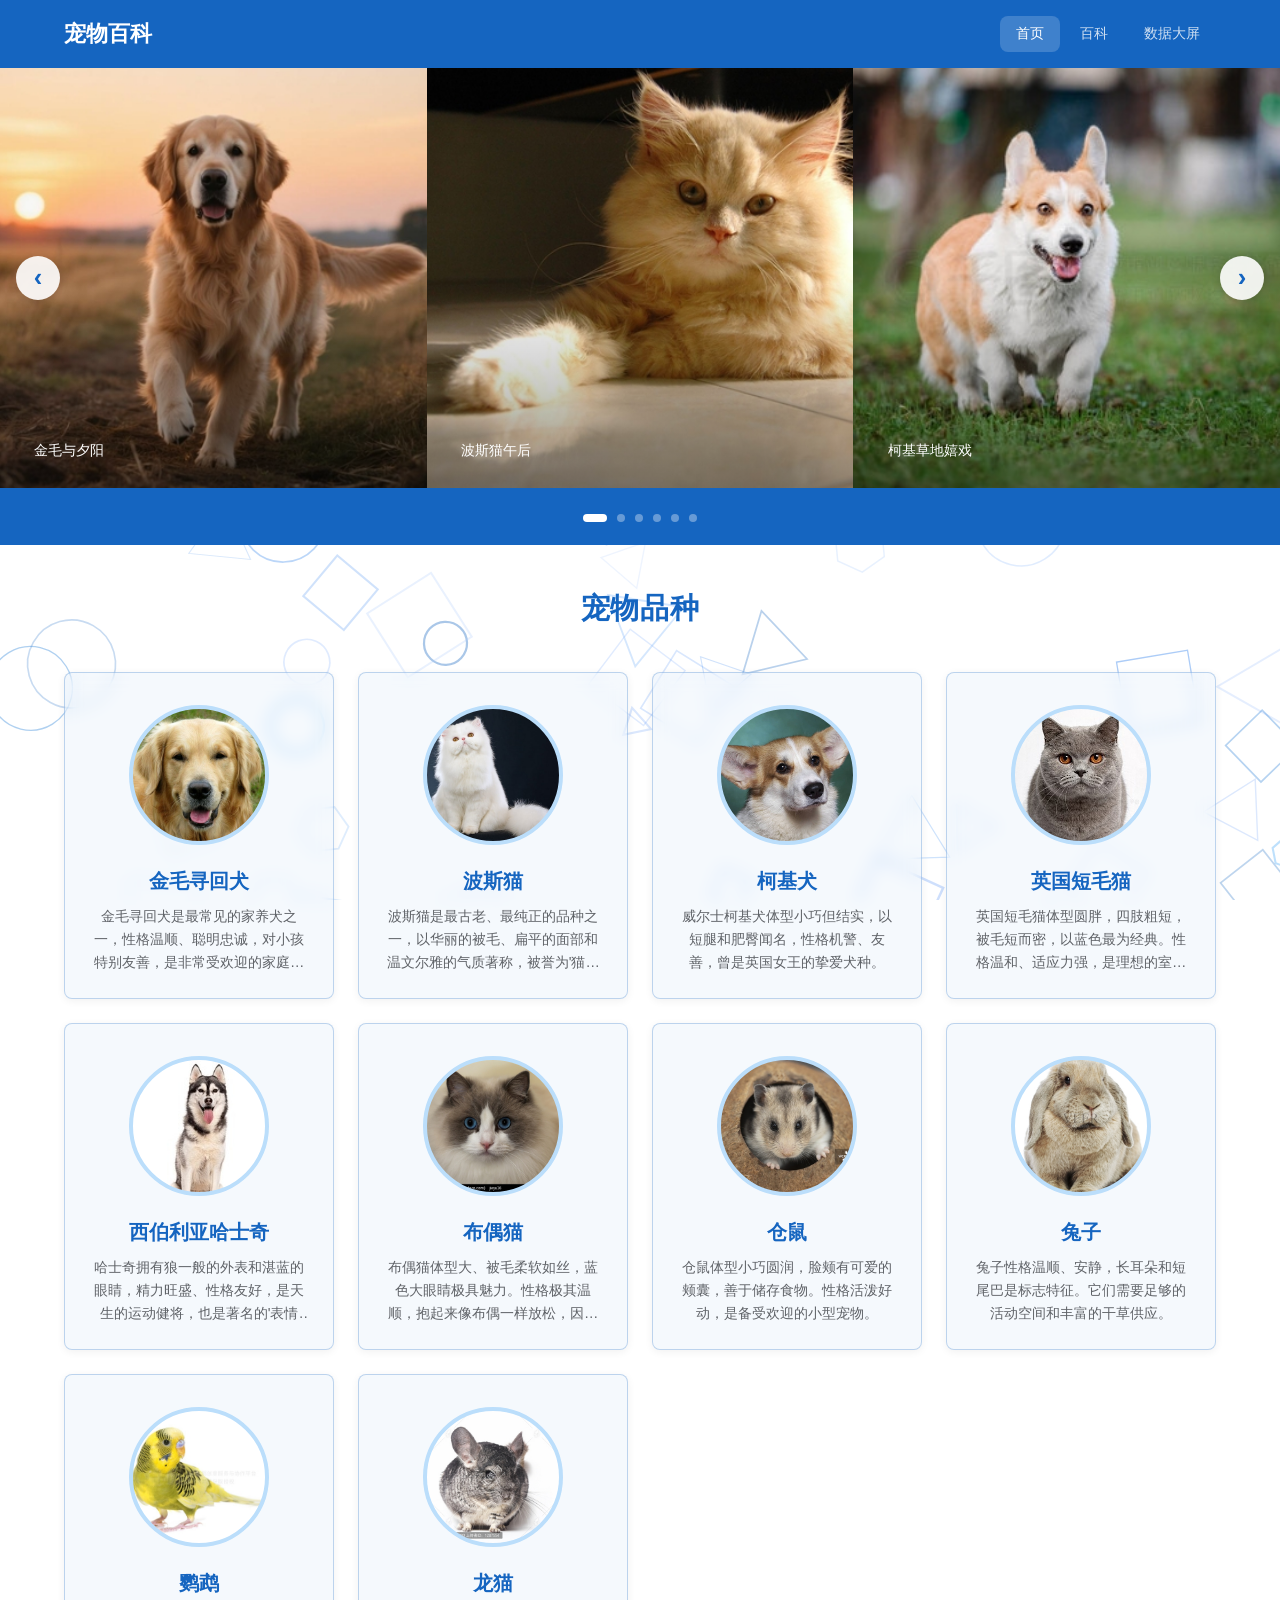
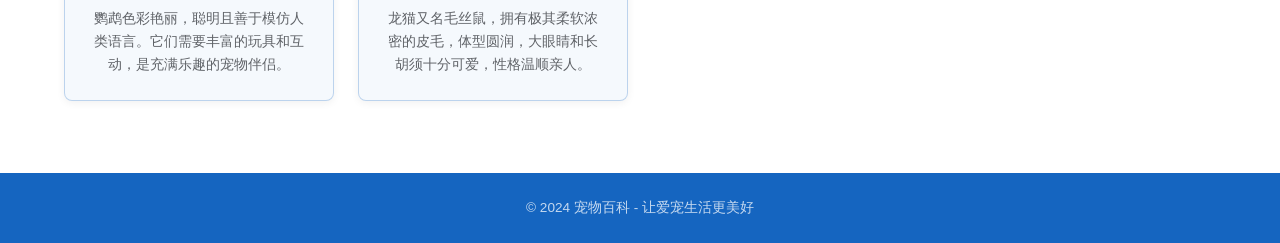
<file: chongwu/index.html>
<!DOCTYPE html>
<html lang="zh-CN">
<head>
    <meta charset="UTF-8">
    <meta name="viewport" content="width=device-width, initial-scale=1.0">
    <title>宠物百科 - 萌宠世界</title>
    <link rel="stylesheet" href="css/yang/yang.css">
    <link rel="stylesheet" href="css/beijing/beijing.css">
</head>
<body>
    <canvas id="geoBg" class="geo-bg"></canvas>
    <header class="header">
        <div class="container">
            <h1 class="logo">宠物百科</h1>
            <nav class="nav">
                <a href="index.html" class="nav-link active">首页</a>
                <a href="wiki.html" class="nav-link">百科</a>
                <a href="dashboard.html" class="nav-link">数据大屏</a>
            </nav>
            <div class="hamburger" id="hamburger">
                <div class="hamburger__line"></div>
                <div class="hamburger__line"></div>
                <div class="hamburger__line"></div>
            </div>
        </div>
    </header>

    <main class="main">
        <div class="carousel-wrap">
            <div class="carousel" id="carousel">
                <div class="carousel-track" id="carouselTrack"></div>
                <button class="carousel-btn prev-btn" id="prevBtn" aria-label="上一页">&lsaquo;</button>
                <button class="carousel-btn next-btn" id="nextBtn" aria-label="下一页">&rsaquo;</button>
            </div>
            <div class="carousel-indicator" id="carouselIndicator"></div>
        </div>

        <div class="container breed-section">
            <h2 class="section-title">宠物品种</h2>
            <div class="pets-grid" id="petsGrid"></div>
        </div>
    </main>

    <footer class="footer">
        <div class="container">
            <p>&copy; 2024 宠物百科 - 让爱宠生活更美好</p>
        </div>
    </footer>

    <script src="js/xiao/jiexi.js"></script>
    <script src="js/xiao/caidan.js"></script>
    <script src="js/dongxiao/dongxiao.js"></script>
    <script src="js/beijing/beijing.js"></script>
    <script src="js/jiexi/jiexi-chong.js"></script>
    <script src="js/jiexi/jiexi-tu.js"></script>
    <script src="js/jichu/index.js"></script>
</body>
</html>
</file>
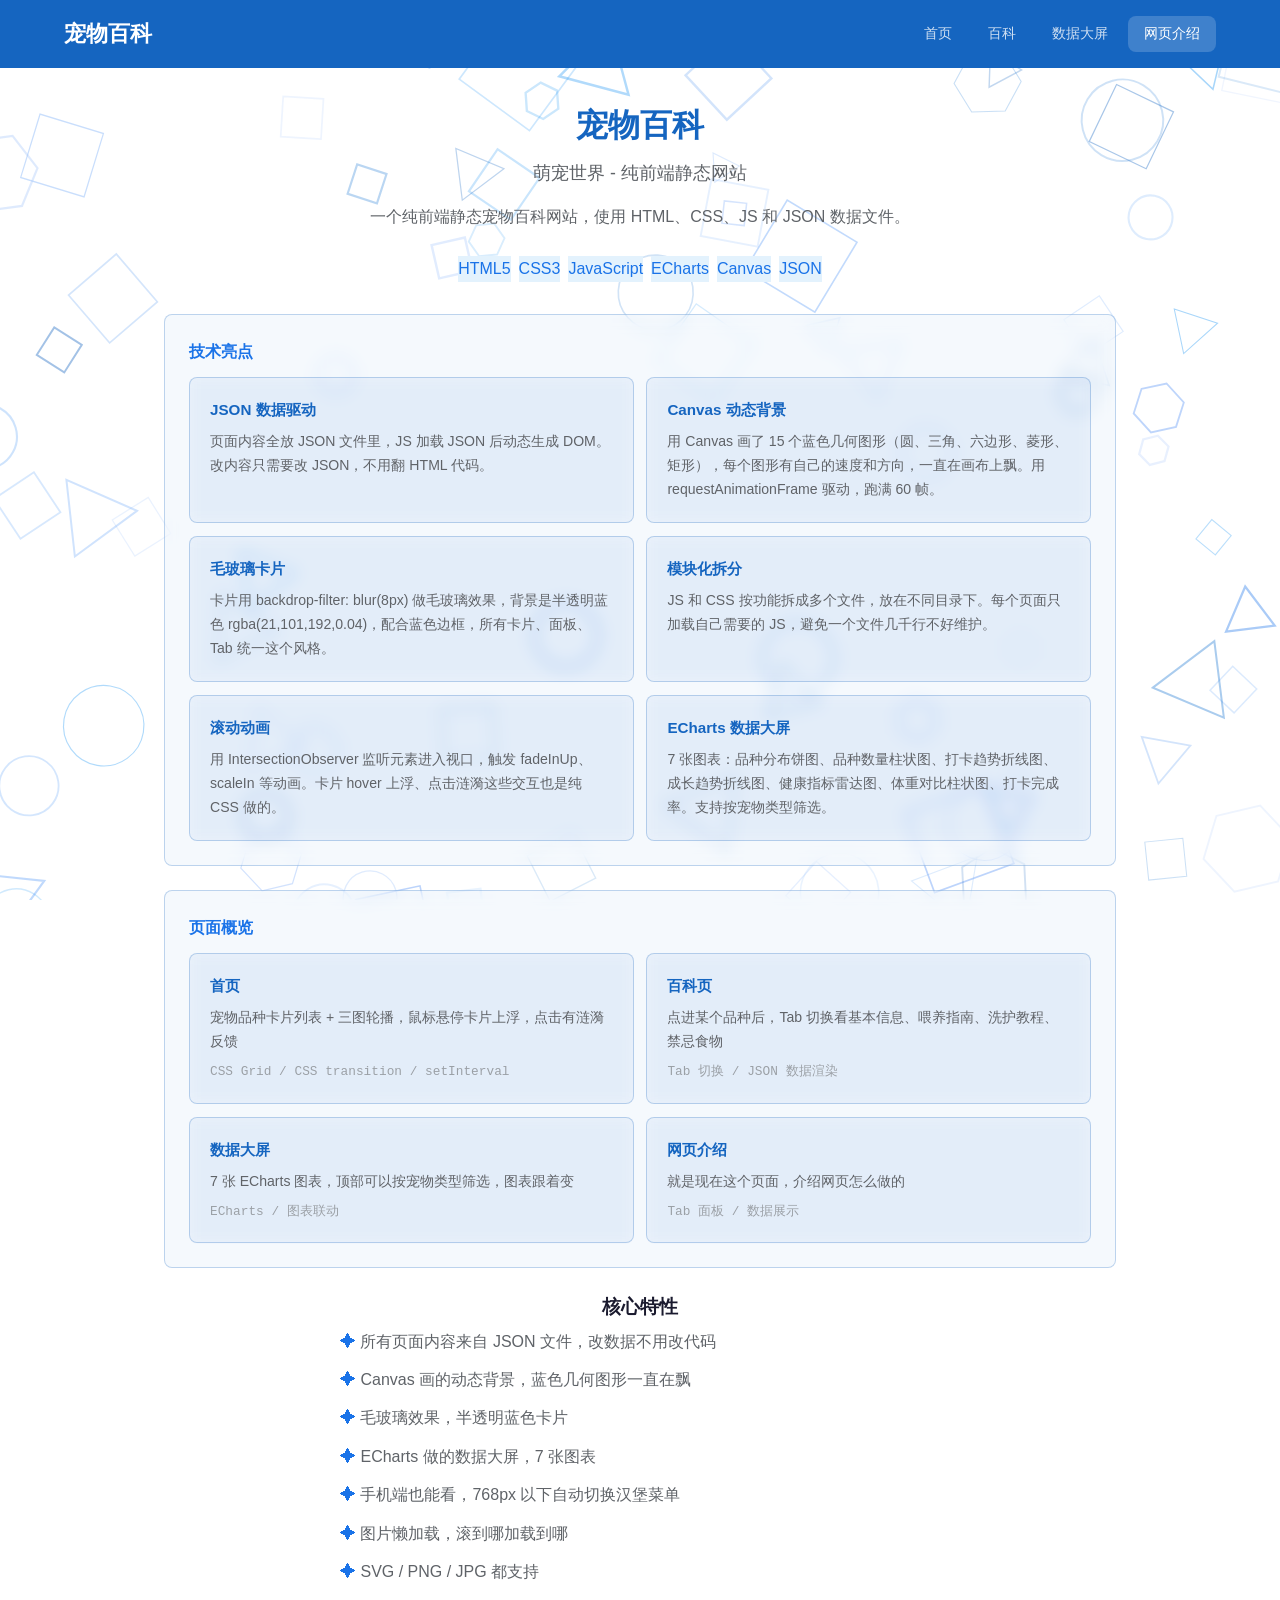
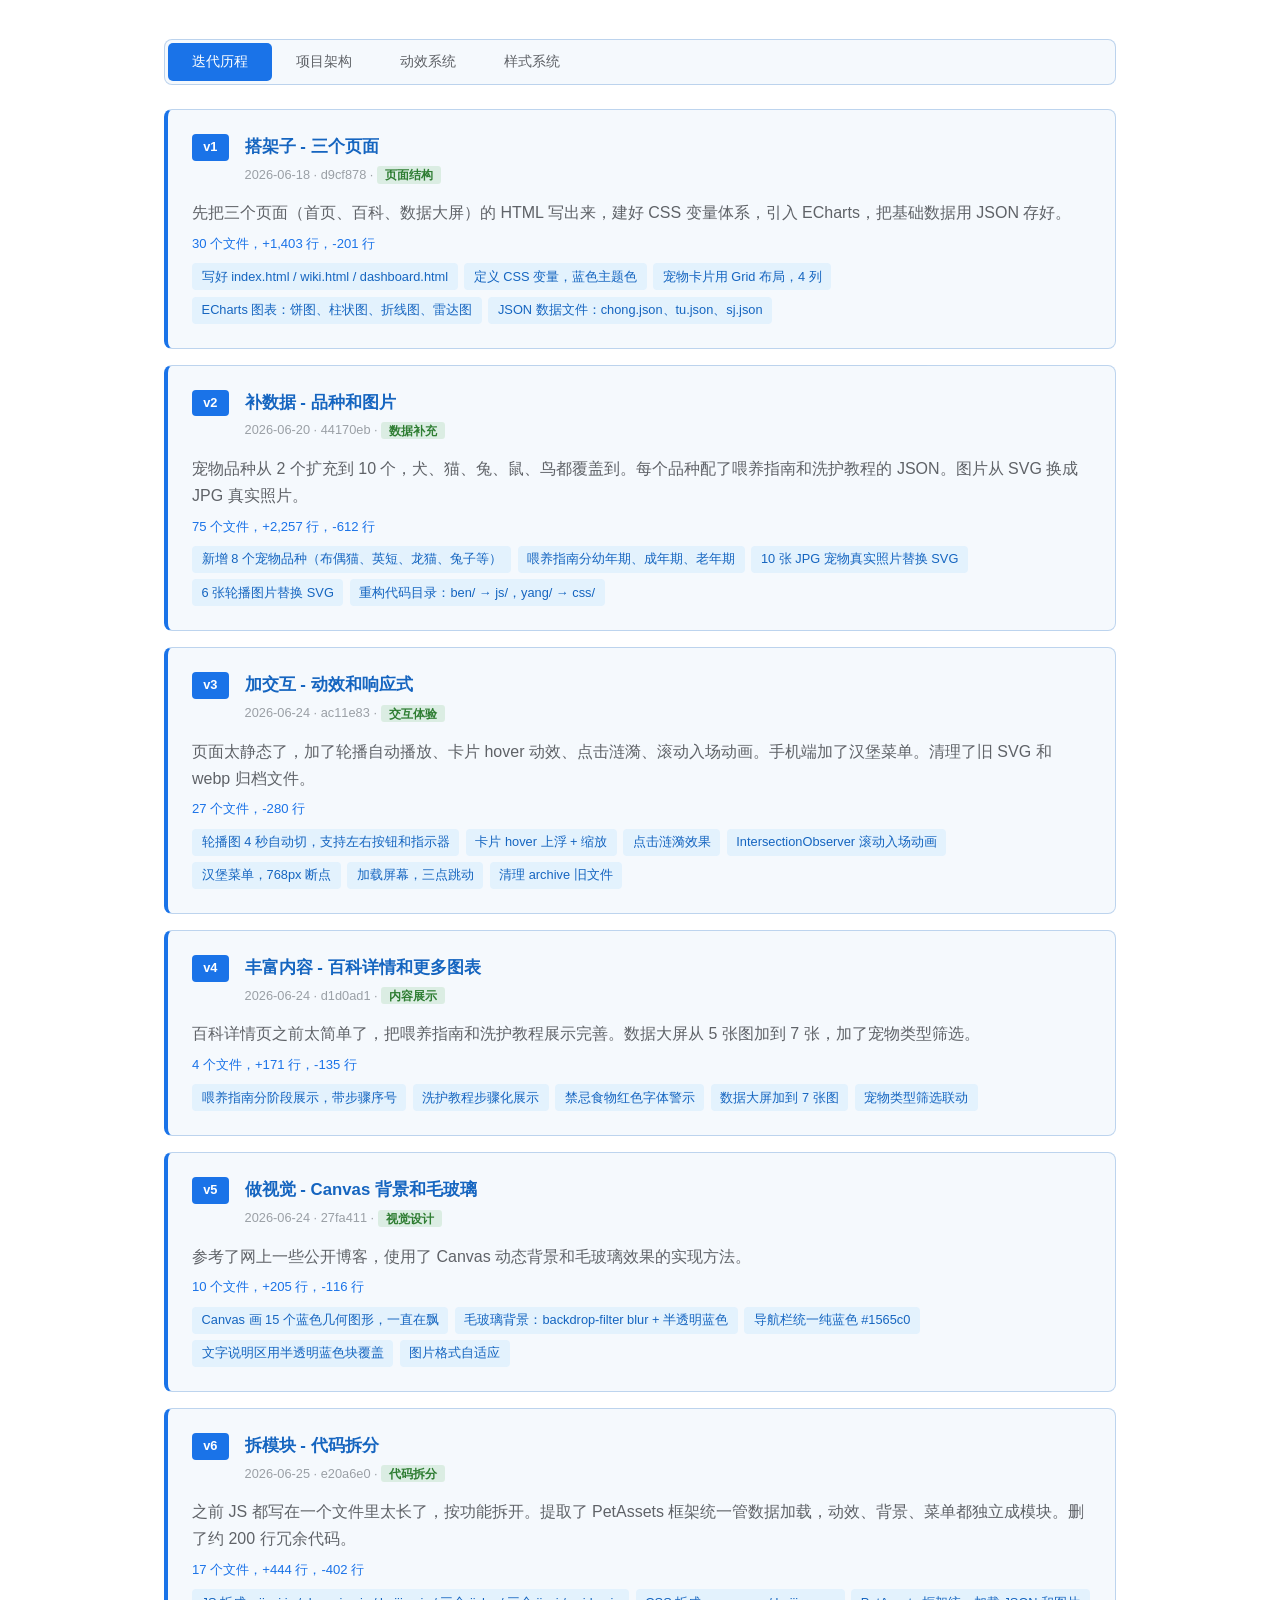
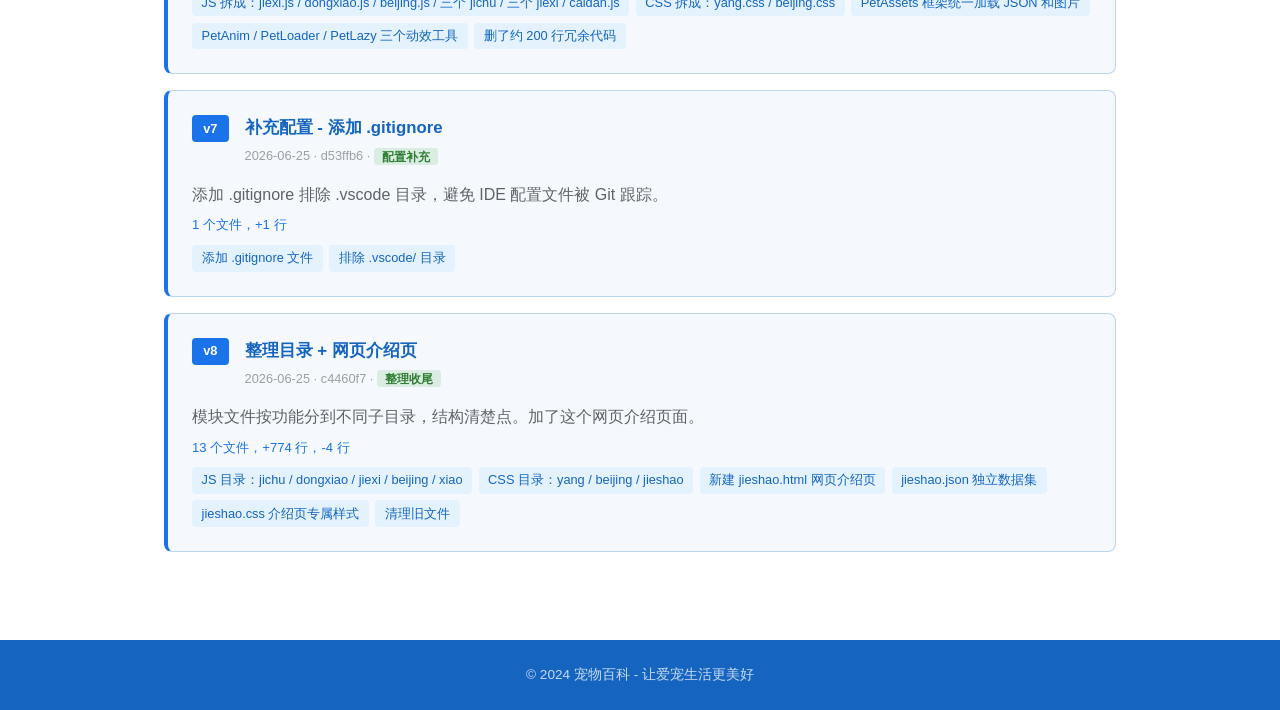
<file: chongwu/jieshao.html>
<!DOCTYPE html>
<html lang="zh-CN">
<head>
    <meta charset="UTF-8">
    <meta name="viewport" content="width=device-width, initial-scale=1.0">
    <title>宠物百科 - 网页介绍</title>
    <link rel="stylesheet" href="css/yang/yang.css">
    <link rel="stylesheet" href="css/beijing/beijing.css">
    <link rel="stylesheet" href="css/jieshao/jieshao.css">
</head>
<body>
    <canvas id="geoBg" class="geo-bg"></canvas>
    <header class="header">
        <div class="container">
            <h1 class="logo">宠物百科</h1>
            <nav class="nav">
                <a href="index.html" class="nav-link">首页</a>
                <a href="wiki.html" class="nav-link">百科</a>
                <a href="dashboard.html" class="nav-link">数据大屏</a>
                <a href="jieshao.html" class="nav-link active">网页介绍</a>
            </nav>
            <div class="hamburger" id="hamburger">
                <div class="hamburger__line"></div>
                <div class="hamburger__line"></div>
                <div class="hamburger__line"></div>
            </div>
        </div>
    </header>

    <main class="js-main">
        <div class="container">
            <div id="jsGailan"></div>

            <div class="js-tab-nav">
                <button class="js-tab-btn active" data-tab="diedai">迭代历程</button>
                <button class="js-tab-btn" data-tab="jiagou">项目架构</button>
                <button class="js-tab-btn" data-tab="dongxiao">动效系统</button>
                <button class="js-tab-btn" data-tab="yangshi">样式系统</button>
                
            </div>

            <div class="js-tab-content active" id="jsTabDiedai"></div>
            <div class="js-tab-content" id="jsTabJiagou"></div>
            <div class="js-tab-content" id="jsTabDongxiao"></div>
            <div class="js-tab-content" id="jsTabYangshi"></div>
            
        </div>
    </main>

    <footer class="footer">
        <div class="container">
            <p>&copy; 2024 宠物百科 - 让爱宠生活更美好</p>
        </div>
    </footer>

    <script src="js/xiao/jiexi.js"></script>
    <script src="js/xiao/caidan.js"></script>
    <script src="js/dongxiao/dongxiao.js"></script>
    <script src="js/beijing/beijing.js"></script>
    <script src="js/jiexi/jiexi-jieshao.js"></script>
    <script src="js/jichu/jieshao.js"></script>
</body>
</html>
</file>
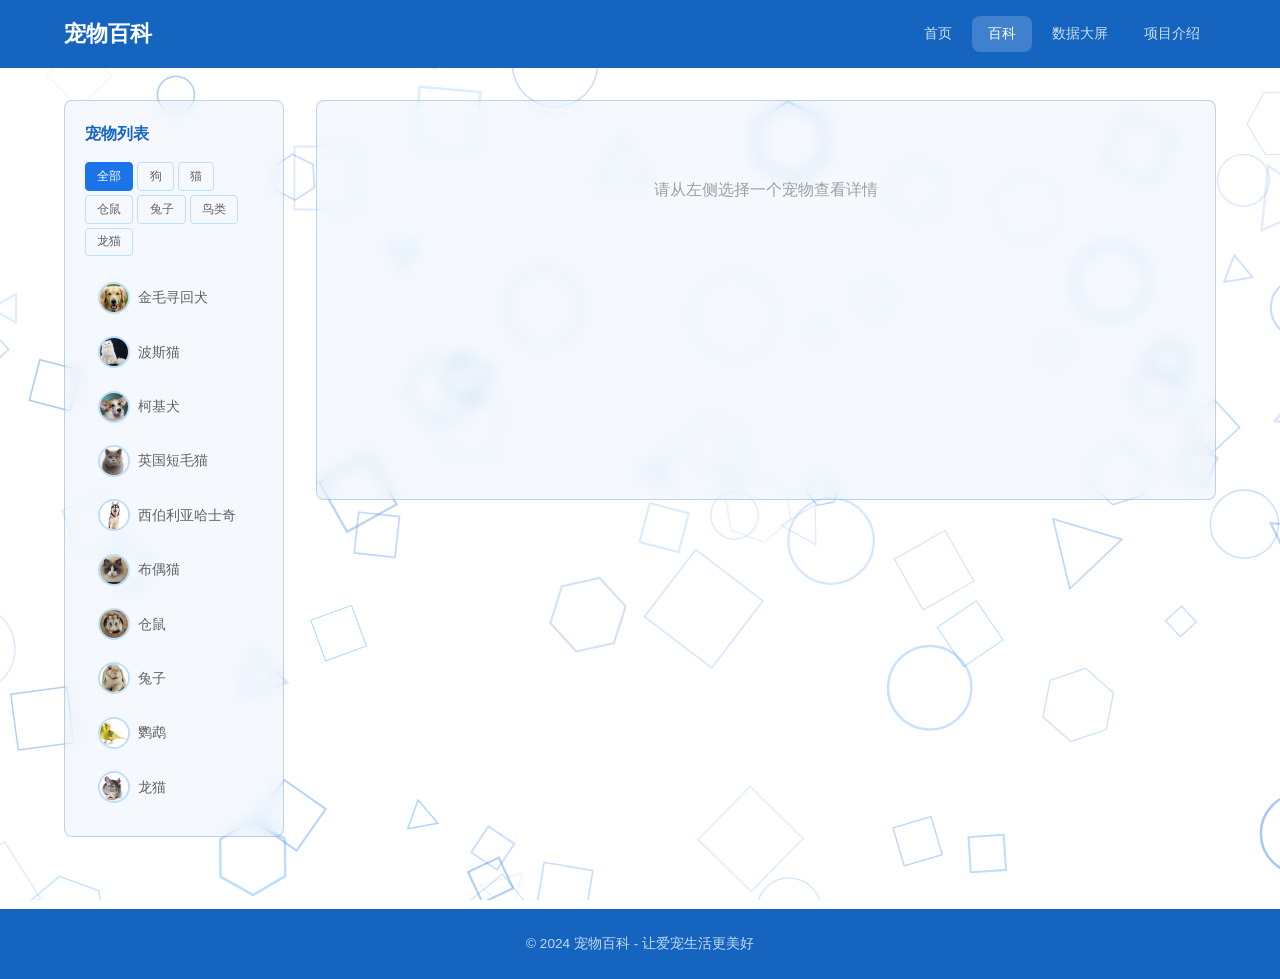
<file: chongwu/wiki.html>
<!DOCTYPE html>
<html lang="zh-CN">
<head>
    <meta charset="UTF-8">
    <meta name="viewport" content="width=device-width, initial-scale=1.0">
    <title>宠物百科 - 知识百科</title>
    <link rel="stylesheet" href="css/yang/yang.css">
    <link rel="stylesheet" href="css/beijing/beijing.css">
</head>
<body>
    <canvas id="geoBg" class="geo-bg"></canvas>
    <header class="header">
        <div class="container">
            <h1 class="logo">宠物百科</h1>
            <nav class="nav">
                <a href="index.html" class="nav-link">首页</a>
                <a href="wiki.html" class="nav-link active">百科</a>
                <a href="dashboard.html" class="nav-link">数据大屏</a>
                <a href="jieshao.html" class="nav-link">项目介绍</a>
            </nav>
            <div class="hamburger" id="hamburger">
                <div class="hamburger__line"></div>
                <div class="hamburger__line"></div>
                <div class="hamburger__line"></div>
            </div>
        </div>
    </header>

    <main class="main wiki-main">
        <div class="container">
            <div class="wiki-sidebar">
                <h3 class="sidebar-title">宠物列表</h3>
                <div class="wiki-filter" id="wikiFilter">
                    <button class="filter-btn active" data-cat="all">全部</button>
                    <button class="filter-btn" data-cat="狗">狗</button>
                    <button class="filter-btn" data-cat="猫">猫</button>
                    <button class="filter-btn" data-cat="仓鼠">仓鼠</button>
                    <button class="filter-btn" data-cat="兔子">兔子</button>
                    <button class="filter-btn" data-cat="鸟类">鸟类</button>
                    <button class="filter-btn" data-cat="龙猫">龙猫</button>
                </div>
                <ul class="pet-list" id="petList"></ul>
            </div>

            <div class="wiki-content">
                <div class="wiki-detail" id="wikiDetail">
                    <div class="wiki-placeholder">
                        <p>请从左侧选择一个宠物查看详情</p>
                    </div>
                </div>
            </div>
        </div>
    </main>

    <footer class="footer">
        <div class="container">
            <p>&copy; 2024 宠物百科 - 让爱宠生活更美好</p>
        </div>
    </footer>

    <script src="js/xiao/jiexi.js"></script>
    <script src="js/xiao/caidan.js"></script>
    <script src="js/dongxiao/dongxiao.js"></script>
    <script src="js/beijing/beijing.js"></script>
    <script src="js/jiexi/jiexi-chong.js"></script>
    <script src="js/jichu/wiki.js"></script>
</body>
</html>
</file>
<file: chongwu/css/yang/yang.css>
/* ===== 全局样式 ===== */
* { margin: 0; padding: 0; box-sizing: border-box; }

/* ===== 关键帧动画 ===== */
@keyframes fadeInUp { from { opacity: 0; transform: translateY(30px); } to { opacity: 1; transform: translateY(0); } }
@keyframes fadeIn { from { opacity: 0; } to { opacity: 1; } }
@keyframes scaleIn { from { opacity: 0; transform: scale(0.6); } to { opacity: 1; transform: scale(1); } }
@keyframes slideInLeft { from { opacity: 0; transform: translateX(-40px); } to { opacity: 1; transform: translateX(0); } }
@keyframes slideInRight { from { opacity: 0; transform: translateX(40px); } to { opacity: 1; transform: translateX(0); } }
@keyframes pulse { 0%,100% { transform: scale(1); } 50% { transform: scale(1.05); } }
@keyframes float { 0%,100% { transform: translateY(0); } 50% { transform: translateY(-8px); } }
@keyframes zoomIn { from { opacity: 0; transform: scale(0.3); } to { opacity: 1; transform: scale(1); } }
@keyframes bounceIn { 0%{opacity:0;transform:scale(0.3)}50%{transform:scale(1.08)}70%{transform:scale(0.95)}100%{opacity:1;transform:scale(1)} }
@keyframes ripple { to { transform: scale(4); opacity: 0; } }

.anim-fade-in { animation: fadeIn 0.6s ease forwards; }
.anim-fade-up { animation: fadeInUp 0.6s ease forwards; }
.anim-scale-in { animation: scaleIn 0.5s ease forwards; }
.anim-slide-left { animation: slideInLeft 0.5s ease forwards; }
.anim-slide-right { animation: slideInRight 0.5s ease forwards; }
.anim-bounce-in { animation: bounceIn 0.6s ease forwards; }
.anim-float { animation: float 3s ease-in-out infinite; }
.anim-pulse { animation: pulse 2s ease-in-out infinite; }
.anim-zoom-in { animation: zoomIn 0.5s ease forwards; }
.anim-shimmer {
    background: linear-gradient(90deg, #f0f0f0 25%, #e0e0e0 50%, #f0f0f0 75%);
    background-size: 200px 100%; animation: shimmer 1.5s infinite;
}
@keyframes shimmer { 0% { background-position: -200px 0; } 100% { background-position: calc(200px + 100%) 0; } }

[data-anim] { opacity: 0; }
[data-anim].anim-done { opacity: 1; animation-duration: 0.6s; animation-fill-mode: forwards; }
[data-anim="fade-up"].anim-done { animation-name: fadeInUp; }
[data-anim="scale-in"].anim-done { animation-name: scaleIn; }
[data-anim="slide-left"].anim-done { animation-name: slideInLeft; }
[data-anim="slide-right"].anim-done { animation-name: slideInRight; }
[data-anim="bounce-in"].anim-done { animation-name: bounceIn; }
[data-anim="zoom-in"].anim-done { animation-name: zoomIn; }
[data-anim="fade-in"].anim-done { animation-name: fadeIn; }

:root {
    --blue-700: #1565c0; --blue-500: #1a73e8; --blue-300: #4a90d9;
    --blue-100: #bbdefb; --blue-50: #e3f2fd;
    --text-primary: #1a1a2e; --text-secondary: #5f6368; --text-light: #9aa0a6;
    --bg-body: #ffffff; --bg-glass: rgba(21,101,192,0.04); --bg-light: #e8f0fe;
    --radius: 8px;
}

body {
    font-family: -apple-system, 'Segoe UI', 'PingFang SC', 'Microsoft YaHei', sans-serif;
    background: var(--bg-body); color: var(--text-primary); line-height: 1.6;
}

.container { max-width: 1200px; margin: 0 auto; padding: 0 24px; }

/* ===== 头部导航 ===== */
.header {
    background: var(--blue-700); color: #fff; position: sticky; top: 0; z-index: 100;
    animation: fadeIn 0.5s ease;
}
.header .container {
    display: flex; align-items: center; justify-content: space-between;
    flex-wrap: wrap; gap: 1rem; padding: 1rem 24px;
}
.logo { font-size: 1.4rem; font-weight: 700; }
.nav { display: flex; gap: 0.25rem; }

.nav-link {
    color: rgba(255,255,255,0.8); text-decoration: none;
    padding: 0.4rem 1rem; border-radius: var(--radius); font-size: 0.9rem;
    transition: all 0.25s ease; position: relative; overflow: hidden;
}
.nav-link:hover { color: #fff; background: rgba(255,255,255,0.12); transform: translateY(-1px); }
.nav-link.active { color: #fff; background: rgba(255,255,255,0.18); }

/* ===== 主体 ===== */
.main { min-height: calc(100vh - 160px); padding: 2rem 0; }

.section-title.section-title--white { color: #fff; border-bottom-color: rgba(255,255,255,0.2); }

.section-title {
    text-align: center; font-size: 1.5rem; font-weight: 600;
    margin: 0 0 2rem; color: var(--blue-700);
    letter-spacing: 0.02em;
}

/* ===== 全宽三图轮播 ===== */
.carousel-wrap {
    width: 100vw; margin-left: calc(-50vw + 50%); margin-bottom: 2.5rem;
    margin-top: -2rem; background: var(--blue-700);
}
.carousel-wrap .section-title {
    padding-top: 2rem; margin-bottom: 1.5rem; color: #fff;
}
.carousel {
    position: relative; overflow: hidden;
}
.carousel-track { display: flex; }
.carousel-slide {
    flex: 0 0 33.333%; height: 420px; cursor: pointer;
    background: var(--blue-300) center/cover no-repeat;
    position: relative; overflow: hidden;
}
.carousel-slide::after {
    content: ''; position: absolute; inset: 0;
    background: linear-gradient(transparent 50%, rgba(0,0,0,0.4));
    transition: opacity 0.5s ease;
}
.carousel-slide:hover::after { opacity: 0; }
.carousel-slide-bg {
    position: absolute; inset: -10px;
    background: var(--blue-300) center/cover no-repeat;
    transition: transform 0.6s cubic-bezier(0.25,0.46,0.45,0.94);
}
.carousel-slide:hover .carousel-slide-bg { transform: scale(1.05); }
.carousel-tag {
    position: absolute; left: 1.25rem; bottom: 1.25rem; z-index: 2;
    display: inline-block; color: #fff;
    padding: 0.35rem 0.9rem; font-size: 0.9rem; font-weight: 500;
    transition: transform 0.3s ease;
}
.carousel-slide:hover .carousel-tag { transform: translateY(-4px); }
.carousel-btn {
    position: absolute; top: 50%; transform: translateY(-50%);
    background: rgba(255,255,255,0.9); color: var(--blue-700); border: none;
    width: 44px; height: 44px; border-radius: 50%;
    cursor: pointer; font-size: 1.6rem; font-weight: bold;
    transition: all 0.2s ease; z-index: 3; line-height: 1;
    box-shadow: 0 2px 8px rgba(0,0,0,0.15);
}
.carousel-btn:hover { background: #fff; transform: translateY(-50%) scale(1.1); }
.prev-btn { left: 1rem; }
.next-btn { right: 1rem; }
.carousel-indicator {
    text-align: center; padding: 1rem 0;
}
.c-indicator-dot {
    display: inline-block; width: 8px; height: 8px; border-radius: 50%;
    background: rgba(255,255,255,0.35); margin: 0 5px; cursor: pointer;
    transition: all 0.3s ease;
}
.c-indicator-dot:hover { background: rgba(255,255,255,0.6); }
.c-indicator-dot.active { background: #fff; width: 24px; border-radius: 4px; }

/* ===== 品种卡片 ===== */
.breed-section { text-align: center; }
.breed-section .section-title { font-size: 1.8rem; margin-bottom: 2.5rem; }

.pets-grid {
    display: grid; grid-template-columns: repeat(4, 1fr); gap: 1.5rem;
    justify-items: center;
}
.pet-card {
    overflow: hidden; cursor: pointer;
    transition: all 0.35s cubic-bezier(0.25, 0.46, 0.45, 0.94);
    position: relative;
    background: var(--bg-glass); border-radius: var(--radius);
    box-shadow: 0 2px 8px rgba(0,0,0,0.06); border: 1px solid rgba(21,101,192,0.25);
    backdrop-filter: blur(8px);
}
.pet-card:hover {
    transform: translateY(-8px) scale(1.03);
    box-shadow: 0 20px 40px rgba(21,101,192,0.15), 0 8px 20px rgba(21,101,192,0.08);
    z-index: 2;
}
.pet-card:active { transform: translateY(-3px); }
.pet-card::after {
    content: ''; position: absolute; inset: 0;
    background: linear-gradient(135deg, rgba(26,115,232,0.06), transparent);
    opacity: 0; transition: opacity 0.35s; pointer-events: none;
}
.pet-card:hover::after { opacity: 1; }

.pet-avatar {
    width: 140px; height: 140px; margin: 2rem auto 1.25rem;
    background: center/cover no-repeat; border-radius: 50%;
    border: 4px solid var(--blue-100);
    transition: all 0.35s ease;
}
.pet-card:hover .pet-avatar {
    border-color: var(--blue-500); transform: scale(1.06);
    box-shadow: 0 6px 20px rgba(21,101,192,0.22);
}
.pet-info { padding: 0 1.5rem 1.5rem; text-align: center; }
.pet-name { font-size: 1.25rem; font-weight: 700; margin-bottom: 0.5rem; color: var(--blue-700); transition: color 0.25s; }
.pet-card:hover .pet-name { color: var(--blue-500); }

.pet-desc {
    font-size: 0.9rem; color: var(--text-secondary); line-height: 1.6;
    display: -webkit-box; -webkit-line-clamp: 3; -webkit-box-orient: vertical; overflow: hidden;
}

/* ===== 页脚 ===== */
.footer { background: var(--blue-700); color: #fff; text-align: center; padding: 1.5rem 0; margin-top: 2.5rem; animation: fadeIn 0.6s ease; }
.footer p { opacity: 0.75; font-size: 0.85rem; }

/* ===== 百科页面 ===== */
.wiki-main .container { display: flex; gap: 2rem; align-items: flex-start; }

.wiki-sidebar {
    width: 220px; padding: 1.25rem; position: sticky; top: 80px; flex-shrink: 0;
    background: var(--bg-glass); border-radius: var(--radius); backdrop-filter: blur(8px);
    border: 1px solid rgba(21,101,192,0.25);
}
.sidebar-title {
    font-size: 1rem; font-weight: 600; margin-bottom: 1rem;
    color: var(--blue-700);
}
.pet-list { list-style: none; }
.wiki-filter { display: flex; flex-wrap: wrap; gap: 4px; margin-bottom: 1rem; }
.wiki-filter .filter-btn {
    padding: 0.3rem 0.7rem; font-size: 0.78rem; border: 1px solid var(--blue-100);
    background: transparent; color: var(--text-secondary); border-radius: 4px;
    cursor: pointer; transition: all 0.2s ease;
}
.wiki-filter .filter-btn:hover { background: var(--bg-light); color: var(--blue-500); }
.wiki-filter .filter-btn.active { background: var(--blue-500); color: #fff; border-color: var(--blue-500); }
.pet-list li {
    display: flex; align-items: center; gap: 8px;
    padding: 0.6rem 0.8rem; margin-bottom: 0.2rem; border-radius: var(--radius);
    cursor: pointer; font-size: 0.9rem; color: var(--text-secondary);
    transition: all 0.25s ease;
}
.pet-list-avatar {
    width: 32px; height: 32px; border-radius: 50%; object-fit: cover;
    border: 2px solid var(--blue-100); flex-shrink: 0;
}
.pet-list li:hover .pet-list-avatar { border-color: var(--blue-500); }
.pet-list li.active .pet-list-avatar { border-color: #fff; }
.pet-list li:hover { background: var(--bg-light); color: var(--blue-500); transform: translateX(4px); }
.pet-list li.active { background: var(--blue-500); color: #fff; font-weight: 600; transform: translateX(0); }

.wiki-content { flex: 1; padding: 1.75rem; min-height: 400px; background: var(--bg-glass); border-radius: var(--radius); backdrop-filter: blur(8px); border: 1px solid rgba(21,101,192,0.25); }
.wiki-placeholder { text-align: center; color: var(--text-light); padding: 3rem 2rem; }

.wiki-detail { animation: fadeInUp 0.5s ease; }
.wiki-detail-header { display: flex; gap: 1.25rem; align-items: flex-start; margin-bottom: 0.5rem; }
.wiki-detail-header h2 {
    color: var(--blue-700); font-size: 1.4rem; font-weight: 600; margin-bottom: 0.6rem;
}
.wiki-detail-header > div:last-child { flex: 1; }
.wiki-detail-avatar {
    width: 100px; height: 100px; border-radius: 12px; flex-shrink: 0;
    background: center/cover no-repeat; border: 3px solid var(--blue-100);
    box-shadow: 0 2px 8px rgba(21,101,192,0.1);
}
.wiki-detail h3 { color: var(--blue-500); font-size: 1rem; margin: 1.5rem 0 0.8rem; font-weight: 600; }

.wiki-detail .info-grid { display: grid; grid-template-columns: repeat(auto-fit, minmax(160px, 1fr)); gap: 0.8rem; margin: 1rem 0; }
.wiki-detail .info-item {
    background: var(--bg-glass); padding: 0.8rem 1rem; border-radius: var(--radius); border-left: 3px solid var(--blue-300);
    animation: slideInLeft 0.4s ease both;
}
.wiki-detail .info-item:nth-child(2) { animation-delay: 0.1s; }
.wiki-detail .info-item:nth-child(3) { animation-delay: 0.2s; }
.wiki-detail .info-label { font-size: 0.78rem; color: var(--text-light); margin-bottom: 0.2rem; }
.wiki-detail .info-value { font-size: 1rem; font-weight: 700; color: var(--blue-700); }
.wiki-detail .traits { display: flex; flex-wrap: wrap; gap: 0.4rem; margin: 0.8rem 0; }
.wiki-detail .trait-tag {
    background: var(--bg-light); color: var(--blue-500); padding: 0.25rem 0.8rem; border-radius: 4px; font-size: 0.82rem; font-weight: 500;
    transition: all 0.25s ease; cursor: default;
}
.wiki-detail .trait-tag--danger {
    background: var(--bg-glass); color: #d32f2f; padding: 0.25rem 0.8rem; border-radius: 4px; font-size: 0.82rem; font-weight: 500;
    transition: all 0.25s ease; cursor: default;
}
.wiki-detail .trait-tag:hover { transform: translateY(-2px) scale(1.05); box-shadow: 0 2px 8px rgba(21,101,192,0.15); }

.wiki-detail .tab-nav { display: flex; margin: 1.5rem 0 1rem; background: var(--bg-glass); border-radius: var(--radius); padding: 3px; }
.wiki-detail .tab-btn {
    padding: 0.6rem 1.2rem; background: transparent; border: none; cursor: pointer; font-size: 0.9rem; font-weight: 500; color: var(--text-secondary); border-radius: 5px; flex: 1;
    transition: all 0.2s ease;
}
.wiki-detail .tab-btn:hover { color: var(--blue-500); }
.wiki-detail .tab-btn.active { background: var(--bg-glass); color: var(--blue-700); font-weight: 600; }
.wiki-detail .tab-content { display: none; }
.wiki-detail .tab-content.active { display: block; animation: fadeInUp 0.4s ease; }

.wiki-detail .step-list { list-style: none; }
.wiki-detail .step-item {
    background: var(--bg-glass); padding: 1rem 1.25rem; margin-bottom: 0.6rem; border-radius: var(--radius); border-left: 3px solid var(--blue-300);
    animation: slideInRight 0.4s ease both;
    transition: transform 0.25s, box-shadow 0.25s;
}
.wiki-detail .step-item:hover { transform: translateX(4px); box-shadow: 0 2px 10px rgba(21,101,192,0.08); }
.wiki-detail .step-header { display: flex; align-items: center; gap: 0.8rem; margin-bottom: 0.2rem; }
.wiki-detail .step-number { background: var(--blue-500); color: #fff; width: 24px; height: 24px; display: flex; align-items: center; justify-content: center; font-weight: 700; font-size: 0.8rem; border-radius: 4px; }
.wiki-detail .step-title { font-size: 0.95rem; font-weight: 600; color: var(--text-primary); }
.wiki-detail .step-duration { color: var(--text-light); font-size: 0.82rem; margin-left: auto; }

/* ===== 汉堡菜单 ===== */
.hamburger {
    display: none; flex-direction: column; gap: 4px; cursor: pointer;
    padding: 4px; z-index: 101;
}
.hamburger__line {
    width: 24px; height: 2px; background: #fff;
    border-radius: 2px; transition: all 0.3s ease;
}
.hamburger-active .hamburger__line:nth-child(1) { transform: translateY(6px) rotate(45deg); }
.hamburger-active .hamburger__line:nth-child(2) { opacity: 0; }
.hamburger-active .hamburger__line:nth-child(3) { transform: translateY(-6px) rotate(-45deg); }

/* ===== 统一错误提示 ===== */
.err-card { text-align: center; padding: 3rem 2rem; background: var(--bg-glass); border-radius: var(--radius); border: 1px solid rgba(21,101,192,0.25); backdrop-filter: blur(8px); max-width: 500px; margin: 2rem auto; }
.err-card .err-icon { font-size: 3rem; margin-bottom: 1rem; opacity: 0.6; }
.err-card .err-msg { color: var(--text-secondary); font-size: 1rem; margin-bottom: 1.5rem; }
.err-card .err-btn { padding: 0.5rem 1.5rem; background: var(--blue-500); color: #fff; border: none; border-radius: 6px; cursor: pointer; font-size: 0.9rem; transition: background 0.2s; }
.err-card .err-btn:hover { background: var(--blue-700); }

/* ===== 响应式 ===== */
@media (max-width: 768px) {
    .hamburger { display: flex; }
    .header .container { flex-direction: row; padding: 0.8rem 16px; flex-wrap: wrap; }
    .nav {
        order: 3; width: 100%; justify-content: center;
        max-height: 0; overflow: hidden; transition: max-height 0.35s ease, padding 0.35s ease;
        flex-direction: column; align-items: center; padding: 0;
    }
    .hamburger-active .nav { max-height: 300px; padding: 0.5rem 0; }
    .wiki-main .container { flex-direction: column; }
    .wiki-sidebar { width: 100%; position: static; }
    .pets-grid { grid-template-columns: repeat(2, 1fr); gap: 1rem; }
    .pet-card { width: 100%; max-width: 320px; }
    .carousel-slide { height: 300px; }
    .section-title { font-size: 1.3rem; }
}

@media (max-width: 480px) {
    .carousel-slide { flex: 0 0 100%; height: 240px; }
}
</file>
<file: chongwu/css/beijing/beijing.css>
/* ===== 背景样式模块 ===== */

/* ===== 几何背景层 ===== */
.geo-bg {
    position: fixed; inset: 0; z-index: 0; pointer-events: none;
}
.geo-bg ~ * { position: relative; z-index: 1; }

/* ===== 毛玻璃效果 ===== */
.glass {
    background: rgba(255,255,255,0.15);
    backdrop-filter: blur(12px);
    -webkit-backdrop-filter: blur(12px);
    border: 1px solid rgba(255,255,255,0.2);
    border-radius: var(--radius);
}
.glass-dark {
    background: rgba(21,101,192,0.12);
    backdrop-filter: blur(8px);
    -webkit-backdrop-filter: blur(8px);
    border: 1px solid rgba(21,101,192,0.15);
}

/* ===== 加载动画 ===== */
.app-loading {
    position: fixed; inset: 0; z-index: 9999;
    display: flex; justify-content: center; align-items: center;
    background: var(--bg-body);
    transition: opacity 0.5s ease, visibility 0.5s ease;
}
.app-loading.hide { opacity: 0; visibility: hidden; pointer-events: none; }
.app-loading-wrap { text-align: center; }
.app-loading-logo { width: 64px; height: 64px; border-radius: 50%; margin-bottom: 1.5rem; }
.loading-dots { display: inline-flex; gap: 8px; }
.loading-dot {
    width: 10px; height: 10px; border-radius: 50%;
    background: var(--blue-500);
    animation: dotBounce 1.4s ease-in-out infinite both;
}
.loading-dot:nth-child(1) { animation-delay: -0.32s; }
.loading-dot:nth-child(2) { animation-delay: -0.16s; }
.loading-dot:nth-child(3) { animation-delay: 0s; }
@keyframes dotBounce { 0%,80%,100% { transform: scale(0.6); } 40% { transform: scale(1); } }
.app-loading-title { margin-top: 1rem; color: var(--text-secondary); font-size: 0.9rem; }

/* ===== 图片懒加载占位 ===== */
img[data-src] { opacity: 0; transition: opacity 0.4s ease; }
img.loaded { opacity: 1; }
.img-placeholder {
    background: linear-gradient(90deg, #f0f0f0 25%, #e0e0e0 50%, #f0f0f0 75%);
    background-size: 200px 100%; animation: shimmer 1.5s infinite;
}
</file>
<file: chongwu/css/jieshao/jieshao.css>
/* ===== 介绍页专属样式 ===== */
.js-main { padding: 2rem 0; }
.js-main .container { max-width: 1000px; }

.js-gailan { text-align: center; margin-bottom: 3rem; }
.js-gailan h2 { color: var(--blue-700); font-size: 2rem; margin-bottom: 0.5rem; }
.js-subtitle { color: var(--text-secondary); font-size: 1.1rem; margin-bottom: 1rem; }
.js-desc { color: var(--text-secondary); max-width: 600px; margin: 0 auto 1.5rem; line-height: 1.8; }
.js-tech { display: flex; flex-wrap: wrap; gap: 0.5rem; justify-content: center; margin-bottom: 2rem; }
.js-tech .trait-tag { background: var(--blue-50); color: var(--blue-500); }
.js-features { list-style: none; max-width: 600px; margin: 0 auto; text-align: left; }
.js-features li { padding: 0.4rem 0; color: var(--text-secondary); }
.js-features li::before { content: '✦ '; color: var(--blue-500); }

/* ===== 通用区块卡片 ===== */
.js-section-card { background: var(--bg-glass); border-radius: var(--radius); padding: 1.5rem; margin-bottom: 1.5rem; border: 1px solid rgba(21,101,192,0.25); backdrop-filter: blur(8px); text-align: left; }
.js-section-card h3 { color: var(--blue-500); font-size: 1rem; margin-bottom: 0.8rem; font-weight: 600; }
.js-section-card p { color: var(--text-secondary); line-height: 1.8; }

/* ===== 技术亮点网格 ===== */
.js-highlight-grid { display: grid; grid-template-columns: repeat(2, 1fr); gap: 0.8rem; }
.js-highlight-card { background: var(--bg-glass); border-radius: var(--radius); padding: 1.25rem; border: 1px solid rgba(21,101,192,0.25); backdrop-filter: blur(8px); text-align: left; transition: transform 0.25s, box-shadow 0.25s; }
.js-highlight-card:hover { transform: translateY(-2px); box-shadow: 0 4px 12px rgba(21,101,192,0.08); }
.js-highlight-card h4 { color: var(--blue-700); font-size: 0.95rem; margin-bottom: 0.5rem; }
.js-highlight-card p { color: var(--text-secondary); font-size: 0.88rem; line-height: 1.7; }

/* ===== 页面概览网格 ===== */
.js-page-grid { display: grid; grid-template-columns: repeat(2, 1fr); gap: 0.8rem; }
.js-page-tech { margin-top: 0.5rem; font-size: 0.8rem; color: var(--text-light); font-family: monospace; }

/* ===== Tab 导航 ===== */
.js-tab-nav { display: flex; gap: 0; margin: 2rem 0 1.5rem; background: var(--bg-glass); border-radius: var(--radius); padding: 3px; border: 1px solid rgba(21,101,192,0.25); }
.js-tab-btn { padding: 0.6rem 1.5rem; background: transparent; border: none; cursor: pointer; font-size: 0.9rem; font-weight: 500; color: var(--text-secondary); border-radius: 5px; transition: all 0.2s ease; }
.js-tab-btn:hover { color: var(--blue-500); }
.js-tab-btn.active { background: var(--blue-500); color: #fff; }
.js-tab-content { display: none; }
.js-tab-content.active { display: block; animation: fadeInUp 0.4s ease; }

/* ===== 迭代时间线 ===== */
.js-iter { background: var(--bg-glass); border-radius: var(--radius); padding: 1.5rem; margin-bottom: 1rem; border: 1px solid rgba(21,101,192,0.25); backdrop-filter: blur(8px); border-left: 4px solid var(--blue-500); transition: transform 0.25s, box-shadow 0.25s; }
.js-iter:hover { transform: translateX(4px); box-shadow: 0 4px 16px rgba(21,101,192,0.1); }
.js-iter-head { display: flex; align-items: flex-start; gap: 1rem; margin-bottom: 0.8rem; }
.js-iter-badge { background: var(--blue-500); color: #fff; padding: 0.2rem 0.7rem; border-radius: 4px; font-size: 0.8rem; font-weight: 700; white-space: nowrap; }
.js-iter-head h3 { color: var(--blue-700); font-size: 1.05rem; margin: 0; }
.js-iter-date { color: var(--text-light); font-size: 0.8rem; }
.js-iter-summary { color: var(--text-secondary); margin-bottom: 0.4rem; line-height: 1.7; }
.js-iter-stats { color: var(--blue-500); font-size: 0.82rem; font-weight: 500; margin-bottom: 0.6rem; }
.js-iter-changes { list-style: none; display: flex; flex-wrap: wrap; gap: 0.4rem; }
.js-iter-changes li { background: var(--blue-50); color: var(--blue-700); padding: 0.2rem 0.6rem; border-radius: 4px; font-size: 0.8rem; }
.js-iter-focus { background: rgba(76,175,80,0.15); color: #2e7d32; padding: 0.1rem 0.5rem; border-radius: 3px; font-size: 0.75rem; font-weight: 600; }

/* ===== 架构目录网格 ===== */
.js-dir-grid { display: grid; grid-template-columns: repeat(3, 1fr); gap: 0.8rem; margin-bottom: 2rem; }
.js-dir-card { background: var(--bg-glass); border-radius: var(--radius); padding: 1rem; border: 1px solid rgba(21,101,192,0.25); backdrop-filter: blur(8px); }
.js-dir-path { font-family: monospace; font-size: 0.85rem; color: var(--blue-500); font-weight: 600; margin-bottom: 0.3rem; }
.js-dir-label { font-size: 0.82rem; color: var(--text-secondary); margin-bottom: 0.5rem; }
.js-dir-files { display: flex; flex-wrap: wrap; gap: 0.3rem; }
.js-dir-files code { background: var(--blue-50); color: var(--blue-700); padding: 0.15rem 0.4rem; border-radius: 3px; font-size: 0.75rem; }

.js-flow { margin: 2rem 0; }
.js-flow-bar { display: flex; align-items: center; gap: 0.5rem; flex-wrap: wrap; justify-content: center; padding: 1.25rem; background: var(--bg-glass); border-radius: var(--radius); border: 1px solid rgba(21,101,192,0.25); }
.js-flow-bar span { background: var(--blue-50); color: var(--blue-700); padding: 0.4rem 0.8rem; border-radius: 4px; font-size: 0.85rem; font-weight: 500; }
.js-flow-arrow { color: var(--blue-500); font-size: 1.2rem; background: none !important; padding: 0 !important; }
.js-flow-detail { text-align: center; color: var(--text-light); font-size: 0.82rem; margin-top: 0.8rem; font-family: monospace; }

/* ===== 分层架构 ===== */
.js-layer-grid { display: grid; grid-template-columns: repeat(4, 1fr); gap: 0.8rem; margin-bottom: 2rem; }
.js-layer-card { background: var(--bg-glass); border-radius: var(--radius); padding: 1.25rem; border: 1px solid rgba(21,101,192,0.25); backdrop-filter: blur(8px); text-align: center; transition: transform 0.25s; }
.js-layer-card:hover { transform: translateY(-3px); }
.js-layer-num { display: inline-block; width: 32px; height: 32px; line-height: 32px; border-radius: 50%; background: var(--blue-500); color: #fff; font-weight: 700; font-size: 0.85rem; margin-bottom: 0.5rem; }
.js-layer-card h4 { color: var(--blue-700); font-size: 0.9rem; margin-bottom: 0.4rem; }
.js-layer-card p { color: var(--text-secondary); font-size: 0.8rem; line-height: 1.5; margin-bottom: 0.6rem; }
.js-layer-items { display: flex; flex-wrap: wrap; gap: 0.3rem; justify-content: center; }
.js-layer-items code { background: var(--blue-50); color: var(--blue-700); padding: 0.15rem 0.4rem; border-radius: 3px; font-size: 0.7rem; }

/* ===== 依赖关系图 ===== */
.js-dep-graph { background: rgba(0,0,0,0.03); padding: 1rem; border-radius: 6px; font-size: 0.75rem; line-height: 1.8; color: var(--text-secondary); overflow-x: auto; white-space: pre-wrap; word-break: break-all; }

/* ===== CSS 变量表格 ===== */
.js-var-table { margin-bottom: 2rem; }
.js-var-row { display: flex; align-items: center; gap: 0.8rem; padding: 0.5rem 0.8rem; border-bottom: 1px solid rgba(21,101,192,0.1); }
.js-var-name { font-family: monospace; font-size: 0.82rem; color: var(--blue-500); min-width: 140px; }
.js-var-value { padding: 0.2rem 0.6rem; border-radius: 4px; font-size: 0.78rem; font-family: monospace; min-width: 200px; text-align: center; }
.js-var-usage { font-size: 0.82rem; color: var(--text-secondary); }

/* ===== 组件样式规范 ===== */
.js-comp-grid { display: grid; grid-template-columns: repeat(2, 1fr); gap: 0.8rem; margin-bottom: 2rem; }
.js-comp-card { background: var(--bg-glass); border-radius: var(--radius); padding: 1rem; border: 1px solid rgba(21,101,192,0.25); backdrop-filter: blur(8px); transition: transform 0.25s; }
.js-comp-card:hover { transform: translateY(-2px); }
.js-comp-card h4 { color: var(--blue-700); font-size: 0.9rem; margin-bottom: 0.4rem; }
.js-comp-card p { color: var(--text-secondary); font-size: 0.82rem; line-height: 1.6; }

/* ===== 动效卡片 ===== */
.js-anim-card { background: var(--bg-glass); border-radius: var(--radius); padding: 1.25rem; margin-bottom: 0.8rem; border: 1px solid rgba(21,101,192,0.25); backdrop-filter: blur(8px); transition: transform 0.25s, box-shadow 0.25s; }
.js-anim-card:hover { transform: translateY(-2px); box-shadow: 0 4px 12px rgba(21,101,192,0.08); }
.js-anim-card h4 { color: var(--blue-700); font-size: 1rem; margin-bottom: 0.5rem; }
.js-anim-card p { color: var(--text-secondary); font-size: 0.9rem; line-height: 1.7; margin-bottom: 0.4rem; }
.js-anim-meta { margin-bottom: 0.5rem; }
.js-anim-meta .trait-tag { background: var(--blue-50); color: var(--blue-500); font-size: 0.78rem; }
.js-anim-config { font-size: 0.82rem; color: var(--text-light); font-family: monospace; }

/* ===== 样式色彩 ===== */
.js-color-grid { display: grid; grid-template-columns: repeat(3, 1fr); gap: 0.6rem; margin-bottom: 2rem; }
.js-color-swatch { padding: 1rem; border-radius: var(--radius); color: #fff; text-align: center; min-height: 60px; display: flex; flex-direction: column; justify-content: center; }
.js-color-swatch span { font-size: 0.85rem; font-weight: 600; }
.js-color-swatch small { font-size: 0.7rem; opacity: 0.85; }
.js-color-swatch:nth-child(4),
.js-color-swatch:nth-child(5) { color: var(--text-primary); }

.js-ui-cards { display: grid; grid-template-columns: repeat(2, 1fr); gap: 0.8rem; margin-bottom: 2rem; }

.js-yangshi h3 { color: var(--blue-500); font-size: 1rem; margin: 1.5rem 0 0.8rem; font-weight: 600; }

@media (max-width: 768px) {
    .js-dir-grid { grid-template-columns: repeat(2, 1fr); }
    .js-color-grid { grid-template-columns: repeat(2, 1fr); }
    .js-ui-cards { grid-template-columns: 1fr; }
    .js-flow-bar { flex-direction: column; }
    .js-flow-arrow { transform: rotate(90deg); }
    .js-highlight-grid { grid-template-columns: 1fr; }
    .js-page-grid { grid-template-columns: 1fr; }
    .js-layer-grid { grid-template-columns: repeat(2, 1fr); }
    .js-comp-grid { grid-template-columns: 1fr; }
    .js-var-row { flex-direction: column; align-items: flex-start; gap: 0.3rem; }
    .js-var-name { min-width: auto; }
    .js-var-value { min-width: auto; }
}
@media (max-width: 480px) {
    .js-dir-grid { grid-template-columns: 1fr; }
    .js-layer-grid { grid-template-columns: 1fr; }
}
</file>
